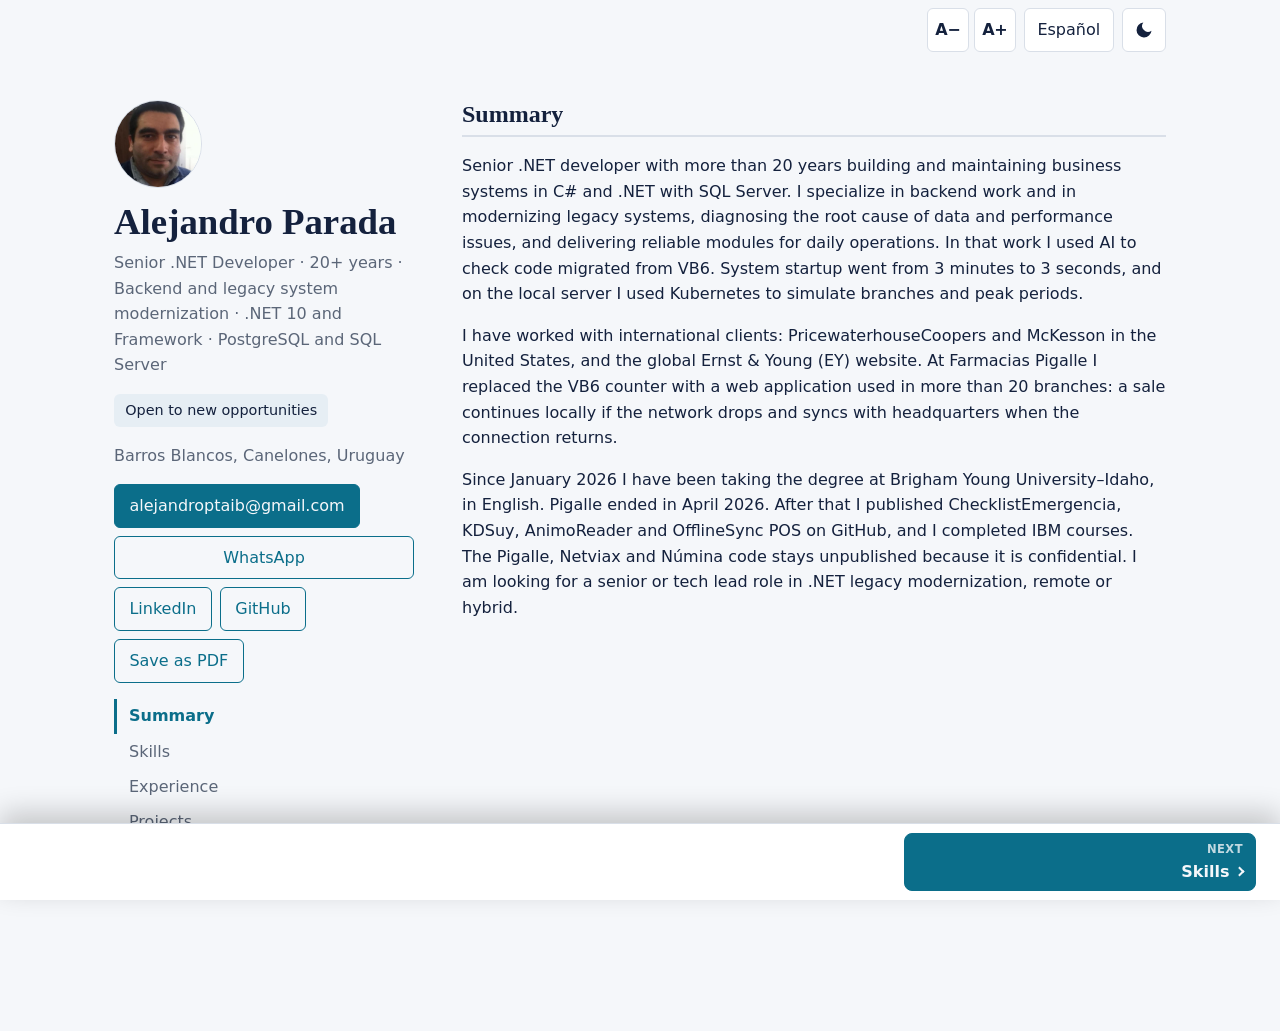
<file: index.html>
<!DOCTYPE html>
<html lang="es">
<head>
  <meta charset="utf-8">
  <script>
    try {
      var saved = localStorage.getItem("cv-lang");
      var lang = (document.documentElement.lang || "es").slice(0, 2);
      var agent = navigator.userAgent || "";
      var crawler = /bot|crawl|spider|slurp|preview|inspectiontool|google|bing|baidu|yandex|duckduck/i.test(agent);
      if (!crawler && (!saved || saved !== lang)) document.documentElement.classList.add("lang-pending");
      var page = (location.hash || "").replace(/^#/, "");
      if (page && page !== "resumen" && page !== "summary") document.documentElement.classList.add("show-identity");
    } catch (e) {}
  </script>
  <style>html.lang-pending body{visibility:hidden}</style>
  <meta name="viewport" content="width=device-width, initial-scale=1, viewport-fit=cover">
  <title>Alejandro Parada · Desarrollador .NET Senior</title>
  <meta name="description" content="Desarrollador .NET Senior con más de 20 años de experiencia. Backend y modernización de sistemas legados, .NET 10, PostgreSQL y SQL Server.">
  <meta name="author" content="Alejandro Parada">
  <meta name="robots" content="index, follow, max-snippet:-1, max-image-preview:large">
  <link rel="canonical" href="https://alejandroparada.github.io/">
  <meta property="og:type" content="profile">
  <meta property="og:site_name" content="Alejandro Parada">
  <meta property="og:title" content="Alejandro Parada · Desarrollador .NET Senior">
  <meta property="og:description" content="Desarrollador .NET Senior con más de 20 años de experiencia. Backend y modernización de sistemas legados, .NET 10, PostgreSQL y SQL Server.">
  <meta property="og:url" content="https://alejandroparada.github.io/">
  <meta property="og:locale" content="es_UY">
  <meta property="og:locale:alternate" content="en_US">
  <meta property="profile:first_name" content="Alejandro">
  <meta property="profile:last_name" content="Parada">
  <meta property="og:image" content="https://alejandroparada.github.io/img/alejandro.jpg">
  <meta name="twitter:card" content="summary_large_image">
  <meta name="twitter:image" content="https://alejandroparada.github.io/img/alejandro.jpg">
  <meta name="twitter:title" content="Alejandro Parada · Desarrollador .NET Senior">
  <meta name="twitter:description" content="Desarrollador .NET Senior con más de 20 años de experiencia. Backend y modernización de sistemas legados, .NET 10, PostgreSQL y SQL Server.">
  <meta name="color-scheme" content="light dark">
  <meta name="theme-color" content="#f5f7fa" media="(prefers-color-scheme: light)">
  <meta name="theme-color" content="#0e1420" media="(prefers-color-scheme: dark)">
  <link rel="alternate" hreflang="es" href="https://alejandroparada.github.io/">
  <link rel="alternate" hreflang="en" href="https://alejandroparada.github.io/en/">
  <link rel="alternate" hreflang="x-default" href="https://alejandroparada.github.io/">
  <script src="js/locale.js?v=20261109h"></script>
  <link rel="stylesheet" href="css/styles.css?v=20261118a">
  <script src="js/theme.js?v=20261109h"></script>
  <script src="js/font-size.js?v=20261109h"></script>
  <script src="js/i18n.js?v=20261114o" defer></script>
  <script src="js/data.js?v=20261117e" defer></script>
  <script src="js/content/es.js?v=20261117e" defer></script>
  <script src="js/templates.js?v=20261114o" defer></script>
  <script src="js/experience.js?v=20261110g" defer></script>
  <script src="js/detail-sheet.js?v=20261109h" defer></script>
  <script src="js/case-sheet.js?v=20261109h" defer></script>
  <script src="js/drawer.js?v=20261109h" defer></script>
  <script src="js/location.js?v=20261110d" defer></script>
  <script src="js/identity.js?v=20261110f" defer></script>
  <script src="js/tabs.js?v=20261109h" defer></script>
  <script src="js/github.js?v=20261113h" defer></script>
  <script src="js/main.js?v=20261114m" defer></script>
  <script type="application/ld+json">
  {
    "@context": "https://schema.org",
    "@type": "ProfilePage",
    "inLanguage": "es",
    "url": "https://alejandroparada.github.io/",
    "mainEntity": {
      "@type": "Person",
      "@id": "https://alejandroparada.github.io/#alejandro-parada",
      "name": "Alejandro Parada",
      "image": "https://alejandroparada.github.io/img/alejandro.jpg",
      "jobTitle": "Desarrollador .NET Senior",
      "description": "Desarrollador .NET Senior con más de 20 años de experiencia. Backend y modernización de sistemas legados, .NET 10, PostgreSQL y SQL Server.",
      "url": "https://alejandroparada.github.io/",
      "address": {
        "@type": "PostalAddress",
        "addressLocality": "Barros Blancos",
        "addressRegion": "Canelones",
        "addressCountry": "UY"
      },
      "knowsLanguage": ["es", "en"],
      "email": "alejandroptaib@gmail.com",
      "sameAs": [
        "https://www.linkedin.com/in/alejandro-parada-36637438/",
        "https://github.com/AlejandroParada"
      ]
    }
  }
  </script>
</head>
<body>
  <a class="skip-link" href="#main">Saltar al contenido</a>

  <header class="mast">
    <div class="topbar">
      <button type="button" class="topbar-btn menu-toggle" aria-controls="site-nav" aria-expanded="false" aria-label="Menú">
        <span class="menu-icon" aria-hidden="true"></span>
      </button>
      <div class="topbar-prefs">
        <div class="font-size" role="group" aria-label="Tamaño de letra">
          <button type="button" class="topbar-btn" data-font-step="-1" aria-label="Reducir el tamaño de letra">A−</button>
          <button type="button" class="topbar-btn" data-font-step="1" aria-label="Ampliar el tamaño de letra">A+</button>
        </div>
        <a class="topbar-btn" href="en/index.html" hreflang="en" lang="en">English</a>
        <button type="button" class="topbar-btn theme-toggle" data-action="toggle-theme" aria-pressed="false" aria-label="Modo oscuro" title="Modo oscuro">
          <span class="theme-icon" aria-hidden="true"></span>
        </button>
      </div>
    </div>
    <button type="button" class="identity-toggle" aria-controls="identity-drawer" aria-expanded="false">Alejandro Parada</button>
  </header>
  <div class="identity-backdrop" data-identity-close></div>
  <div class="identity-drawer" id="identity-drawer" role="dialog" aria-modal="true" aria-hidden="true" aria-label="Contacto"></div>

  <div class="wrap">
    <aside>
      <div class="profile">
      <img class="portrait" src="img/alejandro.jpg" width="88" height="88" alt="Alejandro Parada">
      <h1>Alejandro Parada</h1>
      <p class="tag muted">Desarrollador .NET Senior · +20 años · Backend y modernización de sistemas legados · .NET 10 y Framework · PostgreSQL y SQL Server</p>
      <p class="badge">Disponible para nuevas oportunidades</p>
      <address class="tag muted location-text">Barros Blancos, Canelones, Uruguay</address>
      <button type="button" class="location" data-map-open aria-controls="map-drawer" aria-expanded="false">Barros Blancos, Canelones, Uruguay</button>
      <p class="tag contact-print">alejandroptaib@gmail.com · github.com/AlejandroParada</p>

      <div class="actions">
        <a class="btn btn-primary" href="mailto:alejandroptaib@gmail.com">alejandroptaib@gmail.com</a>
        <div class="contact-row">
          <a class="btn contact-link" data-contact="whatsapp" href="https://wa.me/59894736724" target="_blank" rel="noopener noreferrer">
            <span class="contact-icon" aria-hidden="true"></span>
            <span class="contact-label">WhatsApp</span>
          </a>
          <a class="btn contact-link" data-contact="linkedin" rel="me" href="https://www.linkedin.com/in/alejandro-parada-36637438/">
            <span class="contact-icon" aria-hidden="true"></span>
            <span class="contact-label">LinkedIn</span>
          </a>
          <a class="btn contact-link" data-contact="github" id="gh" rel="me" href="https://github.com/AlejandroParada">
            <span class="contact-icon" aria-hidden="true"></span>
            <span class="contact-label">GitHub</span>
          </a>
        </div>
        <button type="button" class="btn" data-action="print">Guardar como PDF</button>
      </div>
      </div>

      <nav class="drawer" id="site-nav" aria-label="Secciones">
        <div class="drawer-head">
          <span class="drawer-title">Secciones</span>
          <button type="button" class="drawer-close" data-drawer-close aria-label="Cerrar menú">×</button>
        </div>
        <a href="#resumen">Resumen</a>
        <a href="#habilidades">Habilidades</a>
        <a href="#experiencia">Experiencia</a>
        <a href="#proyectos">Proyectos</a>
        <a href="#certificaciones">Certificaciones</a>
        <a href="#educacion">Educación e idiomas</a>
      </nav>
    </aside>

    <main id="main" tabindex="-1">
      <section id="resumen" data-home>
        <h2>Resumen</h2>
        <p>Desarrollador .NET senior con más de 20 años construyendo y manteniendo sistemas de negocio en C# y .NET con SQL Server. Me especializo en el backend y en modernizar sistemas legados, diagnosticar la causa raíz de problemas de datos y rendimiento, y entregar módulos confiables para la operación diaria. En ese trabajo usé la IA para comprobar código migrado desde VB6. El arranque del sistema pasó de 3 minutos a 3 segundos, y en el servidor local usé Kubernetes para simular sucursales y momentos pico.</p>
        <p>He trabajado con clientes internacionales: PricewaterhouseCoopers y McKesson en Estados Unidos, y el sitio global de Ernst & Young (EY). En Farmacias Pigalle reemplacé el mostrador en VB6 por una aplicación web en más de 20 sucursales: la venta sigue en local si se corta la red y se sincroniza con la central.</p>
        <p>Desde enero de 2026 curso el grado en Brigham Young University–Idaho, en inglés. Pigalle terminó en abril de 2026. Después publiqué en GitHub ChecklistEmergencia, KDSuy, AnimoReader y OfflineSync POS, y completé cursos de IBM. El código de Pigalle, Netviax y Númina no se publica por confidencialidad. Busco un rol senior o de tech lead en modernización de sistemas .NET, remoto o híbrido.</p>
      </section>

      <section id="habilidades">
        <h2>Habilidades</h2>
        <div data-render="skills"></div>
      </section>

      <section id="experiencia">
        <h2>Experiencia</h2>
        <p class="tag muted">Al tocar cada posición aparece más información.</p>
        <button type="button" class="order-toggle" data-action="toggle-job-order" aria-pressed="false" aria-label="Orden cronológico">
          <span class="order-option" data-order="tech" aria-hidden="true">Tecnologías</span>
          <span class="order-option" data-order="chrono" aria-hidden="true">Cronológico</span>
        </button>
        <div class="actions" data-decade-actions>
          <button type="button" class="btn btn-sm" data-action="expand-all">Expandir todo</button>
          <button type="button" class="btn btn-sm" data-action="collapse-all">Contraer todo</button>
        </div>
        <div data-render="jobs"></div>
      </section>

      <section id="proyectos">
        <h2>Proyectos</h2>
        <p class="tag muted">Al tocar cada proyecto aparece más información.</p>
        <button type="button" class="order-toggle" data-action="toggle-project-filter" aria-pressed="false" aria-label="Solo proyectos de GitHub">
          <span class="order-option" aria-hidden="true">Todos</span>
          <span class="order-option" aria-hidden="true">GitHub</span>
        </button>
        <div class="grid" data-render="projects"></div>
        <div class="grid" data-render="repos"></div>
      </section>

      <section id="certificaciones">
        <h2>Certificaciones y cursos</h2>
        <p class="tag muted">Al tocar cada certificación aparecen los detalles de cada una.</p>
        <button type="button" class="order-toggle" data-action="toggle-cert-order" aria-pressed="false" aria-label="Orden cronológico">
          <span class="order-option" aria-hidden="true">Relevancia</span>
          <span class="order-option" aria-hidden="true">Cronológico</span>
        </button>
        <div data-render="certs"></div>
      </section>

      <section id="educacion">
        <h2>Educación e idiomas</h2>
        <div data-render="education"></div>
        <div data-render="languages"></div>
      </section>

      <noscript><p class="muted">Activa JavaScript para ver el detalle completo del CV.</p></noscript>
    </main>
  </div>

  <nav class="pager" aria-label="Páginas">
    <a class="pager-btn pager-prev" data-pager="prev" hidden>
      <span class="pager-dir">Anterior</span>
      <span class="pager-label">
        <span class="pager-chevron" aria-hidden="true"></span>
        <span class="pager-name"></span>
      </span>
    </a>
    <a class="pager-btn pager-next" data-pager="next" hidden>
      <span class="pager-dir">Siguiente</span>
      <span class="pager-label">
        <span class="pager-chevron" aria-hidden="true"></span>
        <span class="pager-name"></span>
      </span>
    </a>
  </nav>

  <div class="drawer-backdrop" data-drawer-close></div>

  <div class="map-backdrop" data-map-close></div>
  <aside class="map-drawer" id="map-drawer" role="dialog" aria-modal="true" aria-hidden="true" aria-labelledby="map-drawer-title">
    <div class="map-drawer-head">
      <span class="drawer-title" id="map-drawer-title">Barros Blancos</span>
      <button type="button" class="drawer-close" data-map-close aria-label="Cerrar">×</button>
    </div>
    <p class="tag muted">Canelones, Uruguay</p>
    <div data-render="location-map"></div>
  </aside>

  <div class="sheet" id="detail-sheet" role="region" aria-labelledby="detail-sheet-title" aria-live="polite">
    <div data-sheet-content></div>
  </div>

  <div class="case-backdrop" data-case-close></div>
  <div class="case-sheet" id="case-sheet" role="dialog" aria-modal="true" aria-hidden="true" aria-labelledby="case-sheet-title">
    <div data-case-content></div>
  </div>
</body>
</html>
</file>
<file: css/styles.css>
/* ==========================================================================
   Tokens
   ========================================================================== */
/* Cada color: light-dark(claro, oscuro). El tema lo decide color-scheme. */
:root {
  --bg: light-dark(#f5f7fa, #0e1420);
  --panel: light-dark(#fff, #151d2c);
  --ink: light-dark(#14213d, #e8edf5);
  --mute: light-dark(#5b6678, #9aa7bb);
  --line: light-dark(#d9dfe8, #26324a);
  --acc: light-dark(#0b6e8a, #5cc3df);
  --chip: light-dark(#e6eef4, #1d2940);
  --shadow: light-dark(rgba(0, 0, 0, .2), rgba(0, 0, 0, .5));

  --font-sans: system-ui, -apple-system, "Segoe UI", Roboto, sans-serif;
  --font-serif: Georgia, "Times New Roman", serif;

  --max: 1100px;
  --gutter: clamp(16px, 3vw, 24px);
  --gap: clamp(24px, 4vw, 48px);
  --pad-block: clamp(24px, 5vw, 48px);
  --radius: 8px;
  --radius-sm: 6px;
  --focus: 3px solid var(--acc);
  --tap: 2.75rem;
  --dur: .2s;

  --safe-left: max(var(--gutter), env(safe-area-inset-left, 0px));
  --safe-right: max(var(--gutter), env(safe-area-inset-right, 0px));
  --pager-space: calc(4.6rem + env(safe-area-inset-bottom, 0px));

  color-scheme: light dark;
}

:root[data-theme="light"] { color-scheme: light; }
:root[data-theme="dark"] { color-scheme: dark; }

/* ==========================================================================
   Base
   ========================================================================== */
*,
*::before,
*::after { box-sizing: border-box; }

html {
  -webkit-text-size-adjust: 100%;
  text-size-adjust: 100%;
  scroll-padding-bottom: var(--pager-space);
  font-size: calc(100% * var(--font-scale, 1));
}

@media (prefers-reduced-motion: no-preference) {
  html { scroll-behavior: smooth; }
}

body {
  margin: 0;
  padding-bottom: var(--pager-space);
  background: var(--bg);
  color: var(--ink);
  font: 1rem/1.6 var(--font-sans);
  overflow-wrap: break-word;
}

a { color: var(--acc); }

:focus-visible {
  outline: var(--focus);
  outline-offset: 2px;
}

[tabindex="-1"]:focus { outline: none; }

[hidden] { display: none !important; }

/* Mientras se resuelve el país, no se muestra el idioma que luego se va a cambiar. */
html.lang-pending body { visibility: hidden; }

h1, h2, h3 { margin: 0; text-wrap: balance; }

h1, h2, .dec-title, .sheet-title {
  font-family: var(--font-serif);
  font-weight: 700;
  line-height: 1.2;
}

h1 {
  font-size: clamp(1.9rem, 1.5rem + 2vw, 2.3rem);
  line-height: 1.1;
  margin-bottom: .5rem;
}

.portrait {
  display: block;
  width: 5.5rem;
  height: 5.5rem;
  margin-bottom: .85rem;
  border: 1px solid var(--line);
  border-radius: 50%;
  object-fit: cover;
}

h2 {
  font-size: clamp(1.3rem, 1.15rem + .8vw, 1.5rem);
  margin-bottom: 1rem;
  padding-bottom: .4rem;
  border-bottom: 2px solid var(--line);
}

h3 { font-size: 1.05rem; }

ul { margin: 0; padding-left: 1.1rem; }

/* ==========================================================================
   Utilidades
   ========================================================================== */
.muted { color: var(--mute); }

.visually-hidden {
  position: absolute;
  width: 1px;
  height: 1px;
  padding: 0;
  margin: -1px;
  overflow: hidden;
  clip: rect(0, 0, 0, 0);
  white-space: nowrap;
  border: 0;
}

.meta {
  margin: 0;
  color: var(--mute);
  font-size: .9rem;
}

.skip-link {
  position: absolute;
  left: var(--safe-left);
  top: 0;
  z-index: 50;
  padding: .5rem .9rem;
  background: var(--acc);
  color: var(--bg);
  transform: translateY(-120%);
}

.skip-link:focus { transform: none; }

/* ==========================================================================
   Layout (mobile first)
   ========================================================================== */
.wrap {
  display: grid;
  gap: var(--gap);
  max-width: var(--max);
  margin-inline: auto;
  padding-block: var(--pad-block);
  padding-inline: var(--safe-left) var(--safe-right);
}

.wrap > * { min-width: 0; }

.tag { margin: 0 0 1rem; }

address.tag { font-style: normal; }
.contact-print { display: none; }

section {
  margin-bottom: 3rem;
  scroll-margin-top: 4.5rem;
}

/* Barra superior y panel lateral (no desktop) */
.topbar {
  position: sticky;
  top: 0;
  z-index: 30;
  display: flex;
  align-items: center;
  gap: .5rem;
  padding: max(.5rem, env(safe-area-inset-top, 0px)) var(--safe-right) .5rem var(--safe-left);
  background: var(--bg);
  border-bottom: 1px solid var(--line);
}

.identity-toggle {
  display: none;
  width: 100%;
  min-height: var(--tap);
  padding: .2rem var(--safe-right) .55rem var(--safe-left);
  border: 0;
  background: none;
  color: var(--ink);
  font: inherit;
  text-align: center;
  cursor: pointer;
}

.identity-backdrop {
  position: fixed;
  inset: 0;
  z-index: 27;
  background: rgba(0, 0, 0, .45);
  opacity: 0;
  visibility: hidden;
  transition: opacity var(--dur), visibility var(--dur);
}

.identity-backdrop.is-open {
  opacity: 1;
  visibility: visible;
}

.identity-drawer {
  position: fixed;
  z-index: 28;
  top: 0;
  right: 0;
  left: 0;
  padding: calc(var(--mast-h, 4.5rem) + .85rem) var(--safe-right) 1rem var(--safe-left);
  background: var(--bg);
  border-bottom: 1px solid var(--line);
  box-shadow: 0 12px 28px var(--shadow);
  transform: translateY(-100%);
  visibility: hidden;
  transition: transform var(--dur), visibility var(--dur);
}

.identity-drawer.is-open {
  transform: none;
  visibility: visible;
  transition: transform var(--dur), visibility 0s;
}

.identity-drawer .actions { margin-bottom: 0; }

.identity-drawer [data-action="print"] { display: none; }

.topbar-prefs {
  display: flex;
  align-items: center;
  gap: .5rem;
  margin-left: auto;
}

.font-size {
  display: inline-flex;
  align-items: center;
  gap: .35rem;
}

.font-size .topbar-btn {
  min-width: 2.5rem;
  padding-inline: .45rem;
  font-weight: 700;
  letter-spacing: -.02em;
}

.font-size .topbar-btn:disabled,
.font-size .topbar-btn:disabled:hover {
  opacity: .4;
  cursor: default;
  background: var(--panel);
}

.topbar-btn {
  display: inline-flex;
  align-items: center;
  justify-content: center;
  gap: .6rem;
  min-width: var(--tap);
  min-height: var(--tap);
  padding: .4rem .8rem;
  border: 1px solid var(--line);
  border-radius: var(--radius-sm);
  background: var(--panel);
  color: var(--ink);
  font: inherit;
  text-decoration: none;
  cursor: pointer;
}

/* Muestra la acción disponible: luna en tema claro, sol en tema oscuro. */
.theme-toggle { padding-inline: .6rem; }

.theme-icon {
  display: block;
  width: 1.25rem;
  height: 1.25rem;
  background: currentColor;
  mask: var(--icon) center / contain no-repeat;
  --icon: url("data:image/svg+xml,%3Csvg xmlns='http://www.w3.org/2000/svg' viewBox='0 0 24 24'%3E%3Cpath d='M21 12.8A9 9 0 1 1 11.2 3a7 7 0 0 0 9.8 9.8z'/%3E%3C/svg%3E");
}

.theme-toggle[aria-pressed="true"] .theme-icon {
  --icon: url("data:image/svg+xml,%3Csvg xmlns='http://www.w3.org/2000/svg' viewBox='0 0 24 24' fill='none' stroke='black' stroke-width='2' stroke-linecap='round'%3E%3Ccircle cx='12' cy='12' r='4'/%3E%3Cpath d='M12 2v2M12 20v2M4.9 4.9l1.4 1.4M17.7 17.7l1.4 1.4M2 12h2M20 12h2M4.9 19.1l1.4-1.4M17.7 6.3l1.4-1.4'/%3E%3C/svg%3E");
}

.menu-icon,
.menu-icon::before,
.menu-icon::after {
  display: block;
  width: 1.25rem;
  height: 2px;
  border-radius: 2px;
  background: currentColor;
}

.menu-icon { position: relative; }

.menu-icon::before,
.menu-icon::after {
  content: "";
  position: absolute;
  left: 0;
}

.menu-icon::before { top: -6px; }
.menu-icon::after { top: 6px; }

.drawer {
  position: fixed;
  inset: 0 auto 0 0;
  z-index: 40;
  display: flex;
  flex-direction: column;
  width: min(85vw, 320px);
  padding: max(1rem, env(safe-area-inset-top, 0px)) 1rem max(1rem, env(safe-area-inset-bottom, 0px)) var(--safe-left);
  overflow-y: auto;
  overscroll-behavior: contain;
  background: var(--panel);
  border-right: 3px solid var(--acc);
  box-shadow: 10px 0 30px var(--shadow);
  transform: translateX(-100%);
  visibility: hidden;
  transition: transform var(--dur), visibility var(--dur);
}

.drawer.is-open {
  transform: none;
  visibility: visible;
  transition: transform var(--dur), visibility 0s;
}

.drawer-head {
  display: flex;
  align-items: center;
  justify-content: space-between;
  margin-bottom: .5rem;
  padding-bottom: .5rem;
  border-bottom: 1px solid var(--line);
}

.drawer-title {
  font-family: var(--font-serif);
  font-size: 1.2rem;
  font-weight: 700;
}

.drawer-close {
  min-width: var(--tap);
  min-height: var(--tap);
  border: 0;
  border-radius: var(--radius-sm);
  background: none;
  color: var(--ink);
  font-size: 1.75rem;
  line-height: 1;
  cursor: pointer;
}

.drawer a {
  display: flex;
  align-items: center;
  min-height: var(--tap);
  padding: .5rem .75rem;
  border-radius: var(--radius-sm);
  color: var(--ink);
  text-decoration: none;
}

.drawer a[aria-current] {
  background: var(--chip);
  color: var(--acc);
  font-weight: 600;
}

.drawer-backdrop {
  position: fixed;
  inset: 0;
  z-index: 35;
  background: rgba(0, 0, 0, .45);
  opacity: 0;
  visibility: hidden;
  transition: opacity var(--dur), visibility var(--dur);
}

.drawer-backdrop.is-open {
  opacity: 1;
  visibility: visible;
}

.is-scroll-locked { overflow: hidden; }

@media (min-width: 52em) {
  .wrap { grid-template-columns: minmax(240px, 300px) minmax(0, 1fr); }

  section { scroll-margin-top: var(--pad-block); }

  .topbar {
    position: static;
    max-width: var(--max);
    margin-inline: auto;
    padding-bottom: 0;
    background: none;
    border-bottom: 0;
  }

  .menu-toggle,
  .drawer-head,
  .drawer-backdrop { display: none; }

  .drawer {
    position: static;
    display: block;
    width: auto;
    padding: 0;
    overflow: visible;
    background: none;
    border: 0;
    box-shadow: none;
    transform: none;
    visibility: visible;
    transition: none;
  }

  .drawer a {
    min-height: 0;
    padding: .3rem 0 .3rem .75rem;
    border-left: 3px solid transparent;
    border-radius: 0;
    color: var(--mute);
  }

  .drawer a[aria-current] {
    background: none;
    border-left-color: var(--acc);
    color: var(--acc);
  }
}

@media (min-width: 52em) and (min-height: 42em) {
  aside {
    position: sticky;
    top: 32px;
    align-self: start;
  }
}

@media (min-width: 100em) {
  html { font-size: calc(106.25% * var(--font-scale, 1)); }
}

/* ==========================================================================
   Componentes
   ========================================================================== */
.actions {
  display: flex;
  flex-wrap: wrap;
  gap: .5rem;
  margin: 0 0 1rem;
}

.btn {
  display: inline-flex;
  align-items: center;
  justify-content: center;
  padding: .5rem .9rem;
  border: 1px solid var(--acc);
  border-radius: var(--radius-sm);
  background: none;
  color: var(--acc);
  font: inherit;
  text-decoration: none;
  cursor: pointer;
}

.btn-primary {
  background: var(--acc);
  color: var(--bg);
}

.btn-sm {
  padding: .3rem .7rem;
  font-size: .9rem;
}

.order-toggle {
  display: flex;
  width: 100%;
  min-height: var(--tap);
  margin: 0 0 1rem;
  padding: 0;
  overflow: hidden;
  border: 1px solid var(--acc);
  border-radius: var(--radius-sm);
  background: none;
  color: var(--acc);
  font: inherit;
  cursor: pointer;
}

.order-option {
  display: flex;
  flex: 1 1 50%;
  align-items: center;
  justify-content: center;
  padding: .4rem .75rem;
  transition: background var(--dur), color var(--dur);
}

.order-toggle[aria-pressed="false"] .order-option:first-child,
.order-toggle[aria-pressed="true"] .order-option:last-child {
  background: var(--acc);
  color: var(--bg);
  font-weight: 600;
}

/* La ubicación y los iconos de contacto solo cambian de medida en la vista angosta.
   En desktop .contact-row se disuelve. WhatsApp ocupa su propia fila para no apretar LinkedIn y GitHub. */
.location { display: none; }

.contact-row { display: contents; }

[data-contact="whatsapp"] {
  display: inline-flex;
  flex: 1 0 100%;
}

.contact-icon {
  display: none;
  width: 1.35rem;
  height: 1.35rem;
  background: currentColor;
  -webkit-mask: var(--contact-icon) center / contain no-repeat;
  mask: var(--contact-icon) center / contain no-repeat;
}

[data-contact="whatsapp"] {
  --contact-icon: url("data:image/svg+xml,%3Csvg xmlns='http://www.w3.org/2000/svg' viewBox='0 0 24 24'%3E%3Cpath fill='black' d='M12.04 2C6.58 2 2.15 6.4 2.15 11.83c0 1.74.46 3.44 1.34 4.94L2 22l5.39-1.41a10.1 10.1 0 0 0 4.65 1.12h.01c5.46 0 9.89-4.4 9.89-9.83C21.94 6.4 17.5 2 12.04 2zm5.76 13.92c-.24.68-1.4 1.3-1.94 1.38-.5.08-1.12.11-1.81-.11-.41-.14-.95-.31-1.63-.61-2.87-1.24-4.74-4.13-4.88-4.32-.14-.19-1.16-1.54-1.16-2.94s.73-2.08 1-2.37c.24-.27.64-.4.86-.4h.62c.2 0 .46-.07.72.55.27.64.9 2.2.98 2.36.08.16.13.35.03.56-.1.21-.15.34-.3.52-.14.18-.3.4-.43.54-.14.14-.29.3-.12.58.16.27.73 1.2 1.57 1.95 1.08.96 1.99 1.26 2.27 1.4.27.14.44.12.6-.07.16-.19.7-.81.88-1.09.19-.27.37-.23.62-.14.26.1 1.62.76 1.9.9.27.14.46.21.52.32.07.12.07.68-.17 1.36z'/%3E%3C/svg%3E");
}

[data-contact="linkedin"] {
  --contact-icon: url("data:image/svg+xml,%3Csvg xmlns='http://www.w3.org/2000/svg' viewBox='0 0 24 24'%3E%3Cpath fill='black' d='M4.98 3.5C4.98 4.88 3.88 6 2.5 6S0 4.88 0 3.5 1.12 1 2.5 1s2.48 1.12 2.48 2.5zM.5 8.5h4V24h-4V8.5zM8.5 8.5h3.84v2.12h.05c.53-1.01 1.84-2.07 3.79-2.07 4.05 0 4.8 2.67 4.8 6.14V24h-4v-7.75c0-1.85-.03-4.22-2.57-4.22-2.58 0-2.97 2.01-2.97 4.09V24h-4V8.5z'/%3E%3C/svg%3E");
}

[data-contact="github"] {
  --contact-icon: url("data:image/svg+xml,%3Csvg xmlns='http://www.w3.org/2000/svg' viewBox='0 0 16 16'%3E%3Cpath fill='black' d='M8 0C3.58 0 0 3.58 0 8c0 3.54 2.29 6.53 5.47 7.59.4.07.55-.17.55-.38 0-.19-.01-.82-.01-1.49-2.01.37-2.53-.49-2.69-.94-.09-.23-.48-.94-.82-1.13-.28-.15-.68-.52-.01-.53.63-.01 1.08.58 1.23.82.72 1.21 1.87.87 2.33.66.07-.52.28-.87.51-1.07-1.78-.2-3.64-.89-3.64-3.95 0-.87.31-1.59.82-2.15-.08-.2-.36-1.02.08-2.12 0 0 .67-.21 2.2.82.64-.18 1.32-.27 2-.27.68 0 1.36.09 2 .27 1.53-1.04 2.2-.82 2.2-.82.44 1.1.16 1.92.08 2.12.51.56.82 1.27.82 2.15 0 3.07-1.87 3.75-3.65 3.95.29.25.54.73.54 1.48 0 1.07-.01 1.93-.01 2.2 0 .21.15.46.55.38A8.013 8.013 0 0016 8c0-4.42-3.58-8-8-8z'/%3E%3C/svg%3E");
}

.map-backdrop {
  position: fixed;
  inset: 0;
  z-index: 35;
  background: rgba(0, 0, 0, .45);
  opacity: 0;
  visibility: hidden;
  transition: opacity var(--dur), visibility var(--dur);
}

.map-backdrop.is-open {
  opacity: 1;
  visibility: visible;
}

.map-drawer {
  position: fixed;
  inset: 0 0 0 auto;
  z-index: 40;
  display: flex;
  flex-direction: column;
  width: min(85vw, 360px);
  padding: max(1rem, env(safe-area-inset-top, 0px)) var(--safe-right) max(1rem, env(safe-area-inset-bottom, 0px)) 1rem;
  overflow-y: auto;
  overscroll-behavior: contain;
  background: var(--panel);
  border-left: 3px solid var(--acc);
  box-shadow: -10px 0 30px var(--shadow);
  transform: translateX(100%);
  visibility: hidden;
  transition: transform var(--dur), visibility var(--dur);
}

.map-drawer.is-open {
  transform: none;
  visibility: visible;
  transition: transform var(--dur), visibility 0s;
}

.map-drawer-head {
  display: flex;
  align-items: center;
  justify-content: space-between;
  gap: .75rem;
  margin-bottom: .5rem;
  padding-bottom: .5rem;
  border-bottom: 1px solid var(--line);
}

.uy-map {
  display: block;
  width: 100%;
  height: auto;
}

.uy-land {
  fill: color-mix(in srgb, var(--acc) 22%, var(--panel));
  stroke: var(--acc);
  stroke-width: 1.6;
  stroke-linejoin: round;
}

.uy-pin { fill: var(--acc); }

.uy-pin-core { fill: var(--panel); }

@media (max-width: 51.999em) {
  .mast {
    position: sticky;
    top: 0;
    z-index: 30;
    background: var(--bg);
  }

  .topbar { position: static; }

  html.show-identity .topbar { border-bottom: 0; }

  html.show-identity .mast { border-bottom: 1px solid var(--line); }

  html.show-identity .identity-toggle { display: block; }

  html.show-identity .profile { display: none; }

  .location-text { display: none; }

  .location {
    display: flex;
    align-items: center;
    justify-content: center;
    width: 100%;
    margin: 0 0 1rem;
    padding: .5rem .9rem;
    border: 1px solid var(--acc);
    border-radius: var(--radius-sm);
    background: none;
    color: var(--acc);
    font: inherit;
    text-align: center;
    cursor: pointer;
  }

  [data-contact="whatsapp"] { display: inline-flex; }

  .contact-icon { display: block; }

  .contact-row {
    display: grid;
    grid-template-columns: repeat(3, minmax(0, 1fr));
    gap: .5rem;
    width: 100%;
  }

  .contact-row .btn {
    position: relative;
    width: 100%;
    min-width: 0;
    min-height: var(--tap);
  }

  .contact-label {
    position: absolute;
    width: 1px;
    height: 1px;
    padding: 0;
    margin: -1px;
    overflow: hidden;
    clip: rect(0, 0, 0, 0);
    white-space: nowrap;
    border: 0;
  }

  .actions > .btn-primary,
  .actions > [data-action="print"] {
    flex: 1 0 100%;
    width: 100%;
    justify-content: center;
  }
}

.badge {
  display: inline-block;
  margin: 0 0 1rem;
  padding: .3rem .7rem;
  border-radius: var(--radius-sm);
  background: var(--chip);
  font-size: .9rem;
}

.job-context {
  display: flex;
  flex-wrap: wrap;
  align-items: center;
  gap: .28rem .7rem;
  margin-top: .4rem;
  color: var(--mute);
  font-size: .82rem;
  font-weight: 500;
  line-height: 1.3;
}

.job-maturity,
.job-mode,
.job-team,
.job-legend li,
.job-legend-modes > span {
  display: inline-flex;
  align-items: center;
  gap: .28rem;
}

.shields {
  display: inline-flex;
  gap: 1px;
  color: var(--acc);
}

.mark-icon,
.mode-icon {
  display: block;
  flex: none;
}

.mark-icon { width: .78rem; height: .78rem; }

.mode-icon { width: .9rem; height: .9rem; }

.team-icon { width: 1rem; height: 1rem; }

.job-team {
  color: var(--ink);
  font-variant-numeric: tabular-nums;
}

.context-arrow {
  margin: 0 .12rem;
  color: var(--ink);
  font-size: .85rem;
  line-height: 1;
}

.context-bar {
  color: var(--mute);
  font-weight: 400;
  line-height: 1;
}

.job-legend {
  margin: 0 0 .35rem;
  border: 0;
  background: none;
  color: var(--mute);
  font-size: .8rem;
}

.job-legend summary {
  width: fit-content;
  color: var(--mute);
  cursor: pointer;
  list-style: none;
}

.job-legend summary::-webkit-details-marker { display: none; }

.job-legend summary::before {
  content: "";
  display: inline-block;
  width: .4rem;
  height: .4rem;
  margin-right: .4rem;
  border-right: 1.5px solid currentColor;
  border-bottom: 1.5px solid currentColor;
  transform: rotate(-45deg) translateY(-.1rem);
  vertical-align: middle;
}

.job-legend[open] summary::before { transform: rotate(45deg) translateY(-.1rem); }

.job-legend-body {
  margin-top: .45rem;
  padding: .6rem .75rem;
  border: 1px solid var(--line);
  border-radius: var(--radius);
  background: var(--panel);
}

.job-legend-lead {
  margin: 0 0 .45rem;
  color: var(--ink);
  font-size: .82rem;
  line-height: 1.35;
}

.job-legend ol,
.job-legend-modes {
  display: flex;
  flex-wrap: wrap;
  gap: .4rem .9rem;
  margin: 0;
  padding: 0;
  list-style: none;
}

.job-legend-modes { margin-top: .55rem; }

.parallel {
  display: inline-block;
  margin-top: .35rem;
  padding: .1rem .45rem;
  border-radius: var(--radius-sm);
  background: var(--chip);
  color: var(--mute);
  font-size: .8rem;
}

.client-links {
  display: flex;
  flex-wrap: wrap;
  gap: .5rem;
  margin: .85rem 0 1rem;
}

.client-link {
  display: inline-flex;
  align-items: center;
  gap: .45rem;
  max-width: 100%;
  min-height: 2.25rem;
  padding: .3rem .7rem .3rem .35rem;
  border: 1px solid var(--line);
  border-radius: var(--radius);
  background: var(--panel);
  color: var(--ink);
  font-weight: 600;
  text-decoration: none;
}

.client-icon {
  width: 1.25rem;
  height: 1.25rem;
  padding: 2px;
  border-radius: 4px;
  background: #fff;
  object-fit: contain;
}

.org {
  display: inline-flex;
  align-items: center;
  gap: .35rem;
  vertical-align: middle;
}

.org-icon {
  flex: none;
  width: 1.15rem;
  height: 1.15rem;
  padding: 1px;
  border-radius: 3px;
  background: #fff;
  object-fit: contain;
}

.sheet .org-icon {
  width: 2.3rem;
  height: 2.3rem;
  padding: 2px;
  border-radius: 6px;
}

.case-head .org-icon {
  width: 3.45rem;
  height: 3.45rem;
  padding: 3px;
  border-radius: 8px;
}

.more { margin-top: .75rem; }

.more > summary { cursor: pointer; list-style: none; }

.more > summary::-webkit-details-marker { display: none; }

.more-open { display: none; }

.more[open] .more-closed { display: none; }

.more[open] .more-open { display: inline; }

.more-body { margin-top: .8rem; }

.chips {
  display: flex;
  flex-wrap: wrap;
  gap: .4rem;
  margin: .4rem 0 1rem;
}

.chip {
  padding: .15rem .6rem;
  border-radius: 99px;
  background: var(--chip);
  font-size: .9rem;
}

.chip-action {
  border: 1px solid var(--acc);
  background: var(--panel);
  color: var(--acc);
  font-family: inherit;
  line-height: inherit;
  text-align: left;
  cursor: pointer;
}

.chip-action.is-selected {
  background: var(--acc);
  color: var(--bg);
}

/* Línea de tiempo (educación) */
.timeline-item {
  position: relative;
  margin: 0 0 1.6rem 1rem;
  padding-left: 1.4rem;
  border-left: 2px solid var(--line);
}

.timeline-item::before {
  content: "";
  position: absolute;
  left: -7px;
  top: .55rem;
  width: 12px;
  height: 12px;
  border-radius: 50%;
  background: var(--acc);
}

/* Décadas de experiencia */
.dec {
  margin: 0 0 .8rem;
  background: var(--panel);
  border: 1px solid var(--line);
  border-radius: var(--radius);
}

.dec[open] { border-color: var(--acc); }

.dec summary {
  display: flex;
  flex-wrap: wrap;
  align-items: center;
  gap: .3rem .8rem;
  padding: .9rem 1.1rem;
  border-radius: var(--radius);
  cursor: pointer;
  list-style: none;
}

.dec summary::-webkit-details-marker { display: none; }

.dec summary::before {
  content: "";
  flex: none;
  width: .55rem;
  height: .55rem;
  border-right: 2px solid var(--acc);
  border-bottom: 2px solid var(--acc);
  transform: rotate(-45deg);
  transition: transform var(--dur);
}

.dec[open] summary::before { transform: rotate(45deg); }

.dec-title { font-size: 1.2rem; }

.dec summary .meta {
  margin-left: auto;
  text-align: right;
}

.dec-body { padding: 0 .5rem .5rem; }

/* Botón de puesto */
.jb {
  display: flex;
  align-items: flex-start;
  gap: .45rem .8rem;
  width: 100%;
  padding: .7rem .9rem;
  border: 0;
  border-left: 3px solid transparent;
  border-bottom: 1px solid var(--line);
  background: none;
  color: inherit;
  font: inherit;
  text-align: left;
  cursor: pointer;
}

.job-main {
  flex: 1 1 50%;
  min-width: 0;
}

.jb > .job-context {
  flex: 1 1 50%;
  max-width: 50%;
  margin-top: .05rem;
  flex-direction: column;
  align-items: flex-start;
  text-align: left;
  gap: .32rem;
}

.jb > .job-context .job-maturity,
.jb > .job-context .job-mode,
.jb > .job-context .job-team {
  justify-content: flex-start;
}

.job-context-sheet {
  flex-direction: row;
  flex-wrap: wrap;
  align-items: center;
  max-width: none;
  margin-top: .15rem;
  gap: .2rem .45rem;
  text-align: left;
}

.job-id {
  display: flex;
  flex-direction: column;
  align-items: flex-start;
  gap: .12rem;
  font-family: var(--font-sans);
  font-weight: 400;
  line-height: 1.3;
}

.job-company {
  display: inline-flex;
  align-items: center;
  gap: .4rem;
  font-weight: 700;
}

.jb .job-company { font-size: 1.05rem; }

.job-role { font-weight: 500; }

.job-when {
  color: var(--mute);
  font-size: .9rem;
  font-weight: 400;
}

.job-gap {
  margin: .15rem 0 .55rem;
  padding: .15rem 0 .45rem;
  border-bottom: 1px solid var(--line);
}

.job-gap p { margin: 0; }

.job-gap .meta { margin-bottom: .15rem; }

.sheet-title .job-company,
.case-head .job-company {
  font-family: var(--font-serif);
  font-size: clamp(1.1rem, 1rem + .6vw, 1.3rem);
  line-height: 1.2;
}

.sheet-title .job-role,
.case-head .job-role {
  font-size: 1rem;
  font-weight: 600;
}

.jb.is-selected {
  background: var(--chip);
  border-left-color: var(--acc);
}

.dec summary:focus-visible,
.jb:focus-visible { outline-offset: -3px; }

.job-details,
.case-print { display: none; }

/* Tarjetas de proyectos */
.grid {
  display: grid;
  grid-template-columns: repeat(auto-fill, minmax(min(250px, 100%), 1fr));
  gap: 1rem;
}

.grid + .grid:not(:empty) { margin-top: 1rem; }

.card {
  padding: 1rem;
  background: var(--panel);
  border: 1px solid var(--line);
  border-radius: var(--radius);
}

button.card {
  display: block;
  width: 100%;
  font: inherit;
  color: inherit;
  text-align: start;
  cursor: pointer;
}

button.card.is-selected { border-color: var(--acc); }

.card .meta { margin-top: .3rem; }

.card-name {
  display: inline-flex;
  align-items: center;
  gap: .4rem;
}

.gh-icon {
  width: 1.05rem;
  height: 1.05rem;
  flex: none;
}

.sheet .gh-icon {
  width: 2.1rem;
  height: 2.1rem;
}

.card-text {
  margin: .5rem 0 0;
  font-size: .95rem;
}

/* Panel lateral derecho de detalle */
.sheet {
  position: fixed;
  inset: 0 0 0 auto;
  z-index: 32;
  width: 83.333%;
  overflow-y: auto;
  overscroll-behavior: contain;
  padding: 0 var(--safe-right) calc(var(--pager-space) + .4rem) 1.1rem;
  background: var(--panel);
  border-left: 3px solid var(--acc);
  box-shadow: -10px 0 30px var(--shadow);
  transform: translateX(100%);
  visibility: hidden;
  transition: transform var(--dur), visibility var(--dur);
}

.sheet.is-open {
  transform: none;
  visibility: visible;
  transition: transform var(--dur), visibility 0s;
}

.sheet-head {
  position: sticky;
  top: 0;
  display: flex;
  align-items: flex-start;
  justify-content: space-between;
  gap: .75rem;
  padding: max(1.1rem, env(safe-area-inset-top, 0px)) 0 .5rem;
  background: var(--panel);
}

.sheet-head .btn { flex: none; }

.sheet-title {
  flex: 1;
  min-width: 0;
  font-size: clamp(1.1rem, 1rem + .6vw, 1.3rem);
  overflow-wrap: anywhere;
}

.sheet-title .card-name { flex-wrap: wrap; }

.sheet-head + .meta { margin: 0 0 .6rem; }

.sheet-subtitle {
  margin: 1.2rem 0 .4rem;
  font-size: 1rem;
}

.sheet-media {
  display: block;
  width: 100%;
  height: auto;
  border: 1px solid var(--line);
  border-radius: var(--radius);
}

.sheet-more {
  margin: .85rem 0 1.15rem;
}

.sheet-more .meta { margin-bottom: .65rem; }

.sheet-more .btn { width: 100%; }

.case-open-icon {
  display: inline-block;
  width: .45rem;
  height: .45rem;
  margin-left: .55rem;
  border-right: 2px solid currentColor;
  border-bottom: 2px solid currentColor;
  transform: rotate(45deg) translateY(-.12rem);
}

/* Caso de un puesto: panel inferior, 5/6 del alto visible. */
.case-backdrop {
  position: fixed;
  inset: 0;
  z-index: 60;
  background: rgba(0, 0, 0, .4);
  opacity: 0;
  visibility: hidden;
  pointer-events: none;
  transition: opacity var(--dur), visibility var(--dur);
}

.case-backdrop.is-open {
  opacity: 1;
  visibility: visible;
  pointer-events: auto;
}

.case-sheet {
  position: fixed;
  left: 0;
  right: 0;
  bottom: 0;
  z-index: 61;
  height: 83.333vh;
  height: 83.333dvh;
  overflow-x: hidden;
  overflow-y: auto;
  overscroll-behavior: contain;
  background: var(--panel);
  border-top: 3px solid var(--acc);
  border-radius: 18px 18px 0 0;
  box-shadow: 0 -16px 40px var(--shadow);
  transform: translateY(100%);
  visibility: hidden;
  pointer-events: none;
  transition: transform var(--dur), visibility var(--dur);
}

.case-sheet.is-open {
  transform: none;
  visibility: visible;
  pointer-events: auto;
  transition: transform var(--dur), visibility 0s;
}

.case-inner { display: block; }

.case-handle {
  width: 2.5rem;
  height: 4px;
  margin: .7rem auto .35rem;
  border-radius: 99px;
  background: var(--line);
}

.case-head {
  position: sticky;
  top: 0;
  z-index: 2;
  padding: 0 max(1rem, env(safe-area-inset-right, 0px)) .75rem max(1rem, env(safe-area-inset-left, 0px));
  border-bottom: 1px solid var(--line);
  background: var(--panel);
}

.case-head-inner,
.case-body-inner {
  width: min(100%, 52rem);
  margin-inline: auto;
}

.case-head-inner {
  display: flex;
  align-items: flex-start;
  justify-content: space-between;
  gap: .75rem;
}

.case-head-text { min-width: 0; }

.case-head .btn { flex: none; }

.case-kicker {
  margin: 0 0 .15rem;
  color: var(--acc);
  font-size: .8rem;
  font-weight: 600;
}

.case-head .meta { margin-top: .2rem; }

.case-body {
  padding: 1rem max(1rem, env(safe-area-inset-right, 0px)) max(1.25rem, env(safe-area-inset-bottom, 0px)) max(1rem, env(safe-area-inset-left, 0px));
}

.case-lead {
  margin: 0 0 1rem;
  font-size: 1.05rem;
  line-height: 1.5;
  text-wrap: pretty;
}

.case-metrics {
  display: grid;
  grid-template-columns: repeat(2, minmax(0, 1fr));
  gap: .6rem;
  margin: 0 0 1.1rem;
}

.case-metric {
  min-width: 0;
  padding: .7rem .8rem;
  background: var(--bg);
  border: 1px solid var(--line);
  border-radius: var(--radius);
}

.case-metric b {
  display: block;
  color: var(--acc);
  font-family: var(--font-serif);
  font-size: clamp(1.15rem, 1rem + .8vw, 1.45rem);
  font-weight: 700;
  line-height: 1.15;
  white-space: nowrap;
}

.case-metric span {
  display: block;
  margin-top: .2rem;
  color: var(--mute);
  font-size: .8rem;
  line-height: 1.35;
}

.case-section .sheet-subtitle {
  font-family: var(--font-serif);
  font-size: 1.05rem;
}

.case-section p { margin: 0 0 .75rem; }

.case-section p:last-child { margin-bottom: 0; }

.case-section ul { margin-top: .35rem; }

.case-body .chips:last-child { margin-bottom: 0; }

body.is-case-open { overflow: hidden; }

@media (min-width: 52em) {
  .case-metrics { grid-template-columns: repeat(4, minmax(0, 1fr)); }
}

@media (max-height: 34rem) and (min-width: 40em) {
  .case-metrics { grid-template-columns: repeat(4, minmax(0, 1fr)); }
}

@media (max-height: 34rem) {
  .case-handle { margin-block: .4rem .1rem; }
  .case-head { padding-bottom: .55rem; }
  .case-metric { padding: .5rem .65rem; }
  .case-body { padding-top: .75rem; }
}

/* ==========================================================================
   Interacción según dispositivo
   ========================================================================== */
@media (hover: hover) {
  .drawer a:hover { color: var(--acc); }
  .dec summary:hover,
  .jb:hover,
  .chip-action:not(.is-selected):hover,
  .topbar-btn:hover,
  .drawer-close:hover,
  .pager-prev:hover,
  .client-link:hover { background: var(--chip); }
  .pager-next:hover { filter: brightness(1.08); }
}

@media (pointer: coarse) {
  .btn,
  .jb,
  .chip-action,
  .drawer a,
  .dec summary { min-height: var(--tap); }
}

@media (prefers-reduced-motion: reduce) {
  *,
  *::before,
  *::after {
    transition: none !important;
    animation: none !important;
  }
}

@media (forced-colors: active) {
  .timeline-item::before,
  .theme-icon { background: CanvasText; }
  .jb.is-selected,
  .case-sheet { border-color: Highlight; }
}

/* Barra fija para pasar de una sección a la vecina. */
.pager {
  position: fixed;
  left: 0;
  right: 0;
  bottom: 0;
  z-index: 33;
  display: flex;
  align-items: stretch;
  gap: .6rem;
  padding: .55rem var(--safe-right) max(.55rem, env(safe-area-inset-bottom, 0px)) var(--safe-left);
  background: var(--panel);
  border-top: 1px solid var(--line);
  box-shadow: 0 -10px 28px var(--shadow);
}

.pager-btn {
  display: flex;
  flex-direction: column;
  justify-content: center;
  gap: .05rem;
  width: min(22rem, calc(50% - .3rem));
  min-width: 0;
  min-height: var(--tap);
  padding: .35rem .75rem;
  border: 1px solid var(--line);
  border-radius: var(--radius);
  background: var(--bg);
  color: var(--ink);
  text-decoration: none;
}

.pager-next {
  margin-left: auto;
  align-items: flex-end;
  text-align: end;
  border-color: var(--acc);
  background: var(--acc);
  color: var(--bg);
}

.pager-dir {
  font-size: .72rem;
  font-weight: 600;
  letter-spacing: .04em;
  text-transform: uppercase;
}

.pager-prev .pager-dir { color: var(--mute); }

.pager-next .pager-dir { color: color-mix(in srgb, var(--bg) 78%, var(--acc)); }

.pager-label {
  display: flex;
  align-items: center;
  gap: .4rem;
  min-width: 0;
  max-width: 100%;
  font-weight: 600;
}

.pager-next .pager-label { flex-direction: row-reverse; }

.pager-name {
  overflow: hidden;
  text-overflow: ellipsis;
  white-space: nowrap;
}

.pager-chevron {
  flex: none;
  width: .45rem;
  height: .45rem;
  border-top: 2px solid currentColor;
  border-right: 2px solid currentColor;
}

.pager-prev .pager-chevron { transform: rotate(-135deg); }
.pager-next .pager-chevron { transform: rotate(45deg); }

/* ==========================================================================
   Impresión
   ========================================================================== */
@media print {
  :root,
  :root[data-theme],
  :root[data-theme="light"],
  :root[data-theme="dark"] { color-scheme: light !important; }
  body {
    background: #fff;
    color: #000;
    padding-bottom: 0;
  }
  .wrap {
    display: block;
    padding-block: 0;
  }
  section { margin-bottom: 1.4rem; }
  #main > section[hidden] { display: block !important; }
  .mast,
  .topbar,
  .identity-toggle,
  .order-toggle,
  .identity-drawer,
  .identity-backdrop,
  .drawer,
  .drawer-backdrop,
  .location,
  .map-drawer,
  .map-backdrop,
  .pager,
  .actions,
  .btn,
  .skip-link,
  .sheet,
  .case-sheet,
  .case-backdrop,
  .case-handle,
  .more > summary,
  #main .tag.muted { display: none !important; }
  .case-print {
    display: block;
    margin: .15rem 0 1rem;
    padding-left: 0;
  }
  .case-section,
  .case-metric,
  .card,
  .timeline-item { break-inside: avoid; }
  .case-metric b { white-space: normal; }
  .contact-print { display: block; color: #000; }
  .profile,
  html.show-identity .profile { display: block !important; }
  aside,
  .mast { position: static !important; }
  .location-text { display: block; }
  .job-details {
    display: block;
    margin: .25rem 0 .7rem;
    padding-left: 0;
  }
  .job-legend summary { display: none; }
  .job-legend { margin: 0 0 .8rem; color: #000; }
  .job-legend-body {
    display: block !important;
    background: none;
    border-color: #ccc;
  }
  .job-legend li,
  .job-legend-modes > span { break-inside: avoid; }
  .jb {
    display: flex;
    align-items: flex-start;
    gap: .4rem 1.2rem;
    width: 100%;
    margin: 0;
    padding: .55rem 0 .1rem;
    border: 0;
    background: none;
    color: #000;
    cursor: default;
    break-inside: avoid;
  }
  .job-main { flex: 1 1 58%; }
  .jb > .job-context {
    flex: 0 1 42%;
    max-width: 42%;
    margin: 0;
    color: #000;
  }
  .dec {
    margin: 0 0 .3rem;
    border: 0;
    background: none;
    break-inside: auto;
  }
  .dec summary {
    padding: .35rem 0 .1rem;
    cursor: default;
  }
  .dec summary::before { display: none; }
  .dec-body { padding: 0; }
  .job-gap {
    color: #000;
    border-bottom-color: #ccc;
    break-inside: avoid;
  }
  .shields,
  .mode-icon,
  .team-icon {
    -webkit-print-color-adjust: exact;
    print-color-adjust: exact;
  }
}
</file>
